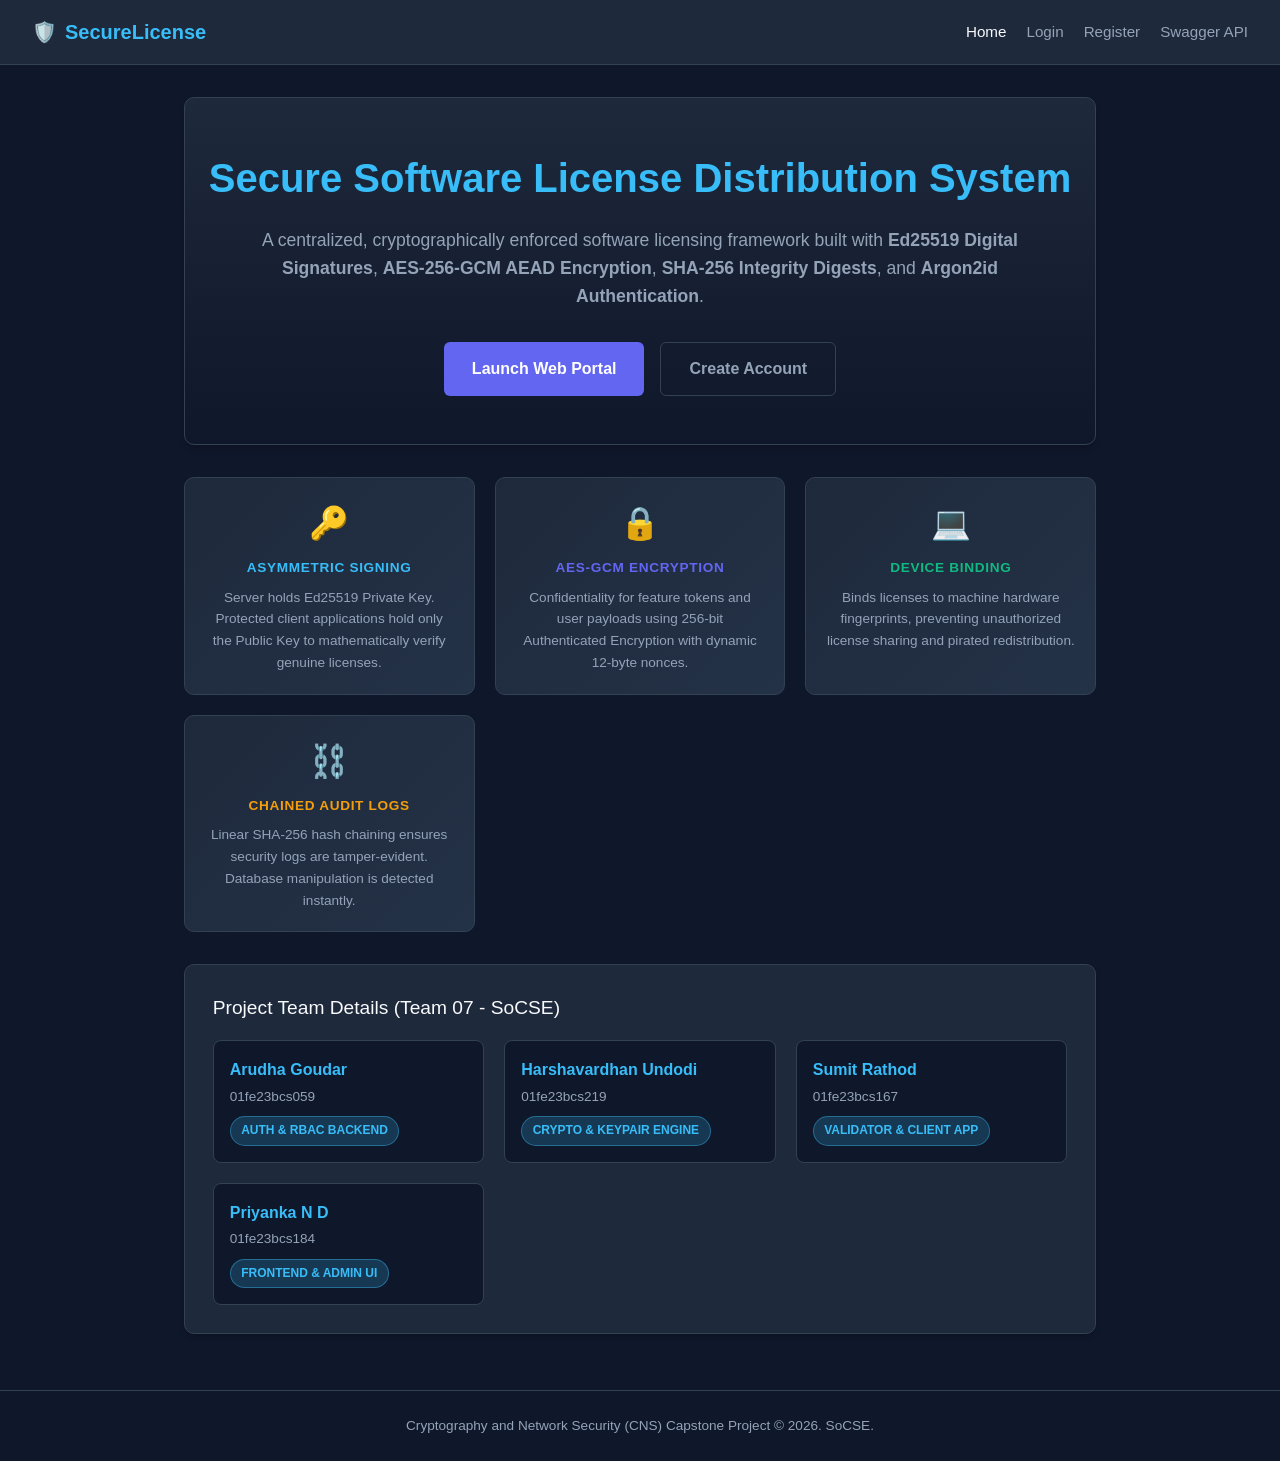
<file: frontend/index.html>
<!DOCTYPE html>
<html lang="en">
<head>
    <meta charset="UTF-8">
    <meta name="viewport" content="width=device-width, initial-scale=1.0">
    <title>Secure Software License Distribution System | CNS Project</title>
    <link rel="stylesheet" href="css/style.css">
</head>
<body>
    <nav class="navbar">
        <a href="index.html" class="brand">
            <span style="color:#6366f1;">🛡️</span> SecureLicense
        </a>
        <div class="nav-links">
            <a href="index.html" class="active">Home</a>
            <a href="login.html">Login</a>
            <a href="register.html">Register</a>
            <a href="/docs" target="_blank">Swagger API</a>
        </div>
    </nav>

    <div class="container">
        <div class="card" style="text-align: center; padding: 3rem 1.5rem; background: linear-gradient(180deg, #1e293b 0%, #0f172a 100%);">
            <h1 style="font-size: 2.5rem; margin-bottom: 1rem; color: #38bdf8;">Secure Software License Distribution System</h1>
            <p style="font-size: 1.1rem; color: #94a3b8; max-width: 800px; margin: 0 auto 2rem;">
                A centralized, cryptographically enforced software licensing framework built with 
                <strong>Ed25519 Digital Signatures</strong>, <strong>AES-256-GCM AEAD Encryption</strong>, 
                <strong>SHA-256 Integrity Digests</strong>, and <strong>Argon2id Authentication</strong>.
            </p>
            <div style="display: flex; gap: 1rem; justify-content: center; flex-wrap: wrap;">
                <a href="login.html" class="btn btn-primary" style="padding: 0.8rem 1.75rem; font-size: 1rem;">Launch Web Portal</a>
                <a href="register.html" class="btn btn-outline" style="padding: 0.8rem 1.75rem; font-size: 1rem;">Create Account</a>
            </div>
        </div>

        <div class="grid-4" style="margin-top: 2rem;">
            <div class="metric-box">
                <div style="font-size: 2rem; margin-bottom: 0.5rem;">🔑</div>
                <div class="metric-label" style="color: #38bdf8; font-weight: bold;">Asymmetric Signing</div>
                <p style="font-size: 0.85rem; color: #94a3b8; margin-top: 0.5rem;">
                    Server holds Ed25519 Private Key. Protected client applications hold only the Public Key to mathematically verify genuine licenses.
                </p>
            </div>
            <div class="metric-box">
                <div style="font-size: 2rem; margin-bottom: 0.5rem;">🔒</div>
                <div class="metric-label" style="color: #6366f1; font-weight: bold;">AES-GCM Encryption</div>
                <p style="font-size: 0.85rem; color: #94a3b8; margin-top: 0.5rem;">
                    Confidentiality for feature tokens and user payloads using 256-bit Authenticated Encryption with dynamic 12-byte nonces.
                </p>
            </div>
            <div class="metric-box">
                <div style="font-size: 2rem; margin-bottom: 0.5rem;">💻</div>
                <div class="metric-label" style="color: #10b981; font-weight: bold;">Device Binding</div>
                <p style="font-size: 0.85rem; color: #94a3b8; margin-top: 0.5rem;">
                    Binds licenses to machine hardware fingerprints, preventing unauthorized license sharing and pirated redistribution.
                </p>
            </div>
            <div class="metric-box">
                <div style="font-size: 2rem; margin-bottom: 0.5rem;">⛓️</div>
                <div class="metric-label" style="color: #f59e0b; font-weight: bold;">Chained Audit Logs</div>
                <p style="font-size: 0.85rem; color: #94a3b8; margin-top: 0.5rem;">
                    Linear SHA-256 hash chaining ensures security logs are tamper-evident. Database manipulation is detected instantly.
                </p>
            </div>
        </div>

        <div class="card" style="margin-top: 2rem;">
            <div class="card-title">Project Team Details (Team 07 - SoCSE)</div>
            <div class="grid-4" style="margin-top: 1rem;">
                <div style="background: var(--bg-primary); padding: 1rem; border-radius: 8px; border: 1px solid var(--border);">
                    <strong style="color: #38bdf8;">Arudha Goudar</strong><br>
                    <span style="font-size: 0.85rem; color: #94a3b8;">01fe23bcs059</span><br>
                    <span class="badge badge-info" style="margin-top: 0.5rem;">Auth & RBAC Backend</span>
                </div>
                <div style="background: var(--bg-primary); padding: 1rem; border-radius: 8px; border: 1px solid var(--border);">
                    <strong style="color: #38bdf8;">Harshavardhan Undodi</strong><br>
                    <span style="font-size: 0.85rem; color: #94a3b8;">01fe23bcs219</span><br>
                    <span class="badge badge-info" style="margin-top: 0.5rem;">Crypto & Keypair Engine</span>
                </div>
                <div style="background: var(--bg-primary); padding: 1rem; border-radius: 8px; border: 1px solid var(--border);">
                    <strong style="color: #38bdf8;">Sumit Rathod</strong><br>
                    <span style="font-size: 0.85rem; color: #94a3b8;">01fe23bcs167</span><br>
                    <span class="badge badge-info" style="margin-top: 0.5rem;">Validator & Client App</span>
                </div>
                <div style="background: var(--bg-primary); padding: 1rem; border-radius: 8px; border: 1px solid var(--border);">
                    <strong style="color: #38bdf8;">Priyanka N D</strong><br>
                    <span style="font-size: 0.85rem; color: #94a3b8;">01fe23bcs184</span><br>
                    <span class="badge badge-info" style="margin-top: 0.5rem;">Frontend & Admin UI</span>
                </div>
            </div>
        </div>
    </div>

    <footer>
        Cryptography and Network Security (CNS) Capstone Project &copy; 2026. SoCSE.
    </footer>
</body>
</html>
</file>
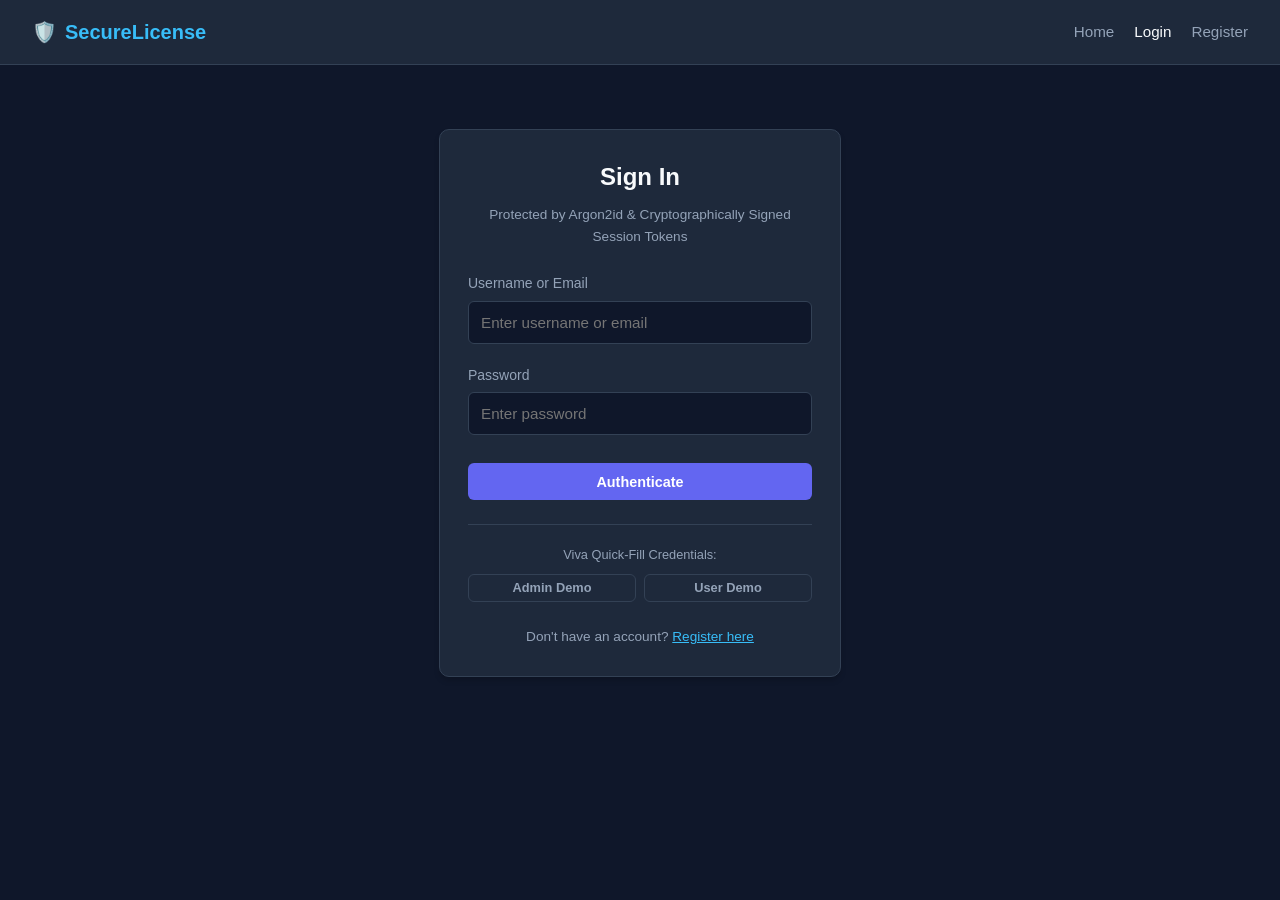
<file: frontend/login.html>
<!DOCTYPE html>
<html lang="en">
<head>
    <meta charset="UTF-8">
    <meta name="viewport" content="width=device-width, initial-scale=1.0">
    <title>Login | Secure Software License Distribution System</title>
    <link rel="stylesheet" href="css/style.css">
</head>
<body>
    <nav class="navbar">
        <a href="index.html" class="brand">
            <span style="color:#6366f1;">🛡️</span> SecureLicense
        </a>
        <div class="nav-links">
            <a href="index.html">Home</a>
            <a href="login.html" class="active">Login</a>
            <a href="register.html">Register</a>
        </div>
    </nav>

    <div class="container" style="max-width: 450px; margin-top: 4rem;">
        <div class="card">
            <h2 style="font-size: 1.5rem; margin-bottom: 0.5rem; text-align: center;">Sign In</h2>
            <p style="color: var(--text-secondary); font-size: 0.85rem; text-align: center; margin-bottom: 1.5rem;">
                Protected by Argon2id & Cryptographically Signed Session Tokens
            </p>

            <div id="login-alert" class="alert"></div>

            <form id="login-form">
                <div class="form-group">
                    <label for="username">Username or Email</label>
                    <input type="text" id="username" class="form-control" required placeholder="Enter username or email" autocomplete="username">
                </div>

                <div class="form-group">
                    <label for="password">Password</label>
                    <input type="password" id="password" class="form-control" required placeholder="Enter password" autocomplete="current-password">
                </div>

                <button type="submit" class="btn btn-primary" style="width: 100%; margin-top: 0.5rem;">
                    Authenticate
                </button>
            </form>

            <div style="margin-top: 1.5rem; padding-top: 1.25rem; border-top: 1px solid var(--border);">
                <div style="font-size: 0.8rem; color: var(--text-secondary); margin-bottom: 0.5rem; text-align: center;">
                    Viva Quick-Fill Credentials:
                </div>
                <div style="display: flex; gap: 0.5rem;">
                    <button type="button" class="btn btn-outline btn-sm" style="flex: 1;" onclick="fillDemo('admin', 'Admin@123456')">
                        Admin Demo
                    </button>
                    <button type="button" class="btn btn-outline btn-sm" style="flex: 1;" onclick="fillDemo('testuser', 'User@123456')">
                        User Demo
                    </button>
                </div>
            </div>

            <p style="text-align: center; margin-top: 1.5rem; font-size: 0.85rem; color: var(--text-secondary);">
                Don't have an account? <a href="register.html" style="color: var(--accent-blue);">Register here</a>
            </p>
        </div>
    </div>

    <script src="js/api.js"></script>
    <script>
        function fillDemo(username, password) {
            document.getElementById('username').value = username;
            document.getElementById('password').value = password;
        }

        document.getElementById('login-form').addEventListener('submit', async (e) => {
            e.preventDefault();
            const alertEl = document.getElementById('login-alert');
            alertEl.style.display = 'none';

            const username = document.getElementById('username').value.trim();
            const password = document.getElementById('password').value;

            try {
                const res = await apiRequest('/auth/login', {
                    method: 'POST',
                    body: JSON.stringify({ username, password })
                });

                Auth.setToken(res.access_token);
                Auth.setUser({
                    username: res.username,
                    role: res.role
                });

                showAlert('login-alert', `Authentication successful! Redirecting as ${res.role}...`, false);

                setTimeout(() => {
                    if (res.role === 'ADMIN') {
                        window.location.href = 'admin.html';
                    } else {
                        window.location.href = 'dashboard.html';
                    }
                }, 800);
            } catch (err) {
                showAlert('login-alert', err.message || 'Login failed. Invalid credentials.');
            }
        });
    </script>
</body>
</html>
</file>
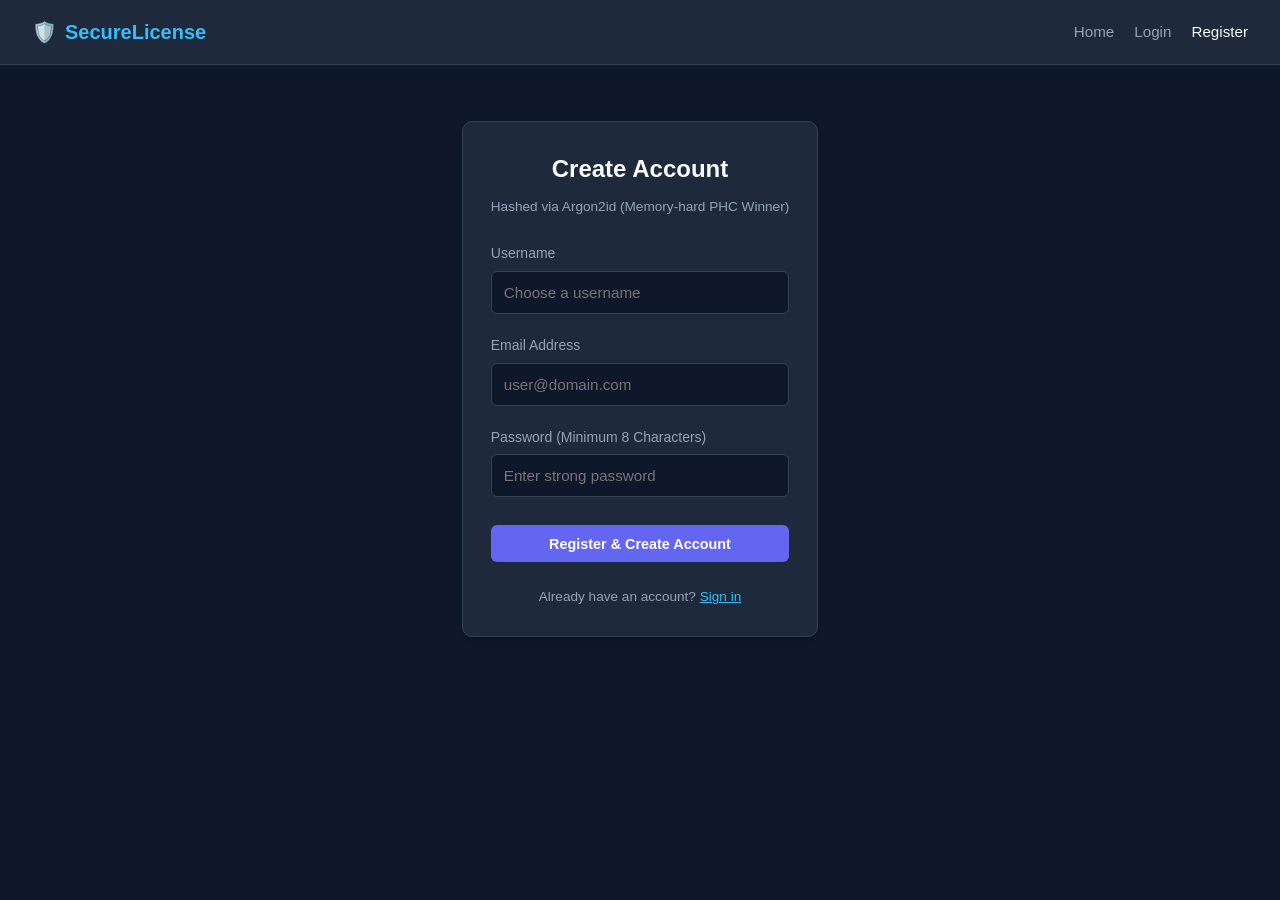
<file: frontend/register.html>
<!DOCTYPE html>
<html lang="en">
<head>
    <meta charset="UTF-8">
    <meta name="viewport" content="width=device-width, initial-scale=1.0">
    <title>Register | Secure Software License Distribution System</title>
    <link rel="stylesheet" href="css/style.css">
</head>
<body>
    <nav class="navbar">
        <a href="index.html" class="brand">
            <span style="color:#6366f1;">🛡️</span> SecureLicense
        </a>
        <div class="nav-links">
            <a href="index.html">Home</a>
            <a href="login.html">Login</a>
            <a href="register.html" class="active">Register</a>
        </div>
    </nav>

    <div class="container" style="max-width: 480px; margin-top: 3.5rem;">
        <div class="card">
            <h2 style="font-size: 1.5rem; margin-bottom: 0.5rem; text-align: center;">Create Account</h2>
            <p style="color: var(--text-secondary); font-size: 0.85rem; text-align: center; margin-bottom: 1.5rem;">
                Hashed via Argon2id (Memory-hard PHC Winner)
            </p>

            <div id="reg-alert" class="alert"></div>

            <form id="register-form">
                <div class="form-group">
                    <label for="username">Username</label>
                    <input type="text" id="username" class="form-control" required minlength="3" placeholder="Choose a username" autocomplete="username">
                </div>

                <div class="form-group">
                    <label for="email">Email Address</label>
                    <input type="email" id="email" class="form-control" required placeholder="user@domain.com" autocomplete="email">
                </div>

                <div class="form-group">
                    <label for="password">Password (Minimum 8 Characters)</label>
                    <input type="password" id="password" class="form-control" required minlength="8" placeholder="Enter strong password" autocomplete="new-password">
                </div>

                <button type="submit" class="btn btn-primary" style="width: 100%; margin-top: 0.5rem;">
                    Register & Create Account
                </button>
            </form>

            <p style="text-align: center; margin-top: 1.5rem; font-size: 0.85rem; color: var(--text-secondary);">
                Already have an account? <a href="login.html" style="color: var(--accent-blue);">Sign in</a>
            </p>
        </div>
    </div>

    <script src="js/api.js"></script>
    <script>
        document.getElementById('register-form').addEventListener('submit', async (e) => {
            e.preventDefault();
            const alertEl = document.getElementById('reg-alert');
            alertEl.style.display = 'none';

            const username = document.getElementById('username').value.trim();
            const email = document.getElementById('email').value.trim();
            const password = document.getElementById('password').value;

            try {
                const res = await apiRequest('/auth/register', {
                    method: 'POST',
                    body: JSON.stringify({ username, email, password })
                });

                showAlert('reg-alert', `Account '${res.username}' registered successfully! Redirecting to login...`, false);
                setTimeout(() => {
                    window.location.href = 'login.html';
                }, 1200);
            } catch (err) {
                showAlert('reg-alert', err.message || 'Registration failed.');
            }
        });
    </script>
</body>
</html>
</file>
<file: frontend/css/style.css>
/* 
 * Secure Software License Distribution System - Theme Styling
 * Responsive, modern cybersecurity UI theme.
 */

:root {
    --bg-primary: #0f172a;
    --bg-secondary: #1e293b;
    --bg-card: #243247;
    --text-primary: #f8fafc;
    --text-secondary: #94a3b8;
    --accent-blue: #38bdf8;
    --accent-indigo: #6366f1;
    --success: #10b981;
    --warning: #f59e0b;
    --danger: #ef4444;
    --border: #334155;
    --radius: 10px;
}

* {
    margin: 0;
    padding: 0;
    box-sizing: border-box;
    font-family: -apple-system, BlinkMacSystemFont, "Segoe UI", Roboto, Oxygen, Ubuntu, Cantarell, sans-serif;
}

body {
    background-color: var(--bg-primary);
    color: var(--text-primary);
    line-height: 1.6;
    min-height: 100vh;
    display: flex;
    flex-direction: column;
}

/* Navigation Bar */
.navbar {
    background-color: var(--bg-secondary);
    border-bottom: 1px solid var(--border);
    padding: 1rem 2rem;
    display: flex;
    justify-content: space-between;
    align-items: center;
}

.navbar .brand {
    font-size: 1.25rem;
    font-weight: 700;
    color: var(--accent-blue);
    text-decoration: none;
    display: flex;
    align-items: center;
    gap: 0.5rem;
}

.navbar .nav-links {
    display: flex;
    align-items: center;
    gap: 1.25rem;
}

.navbar .nav-links a {
    color: var(--text-secondary);
    text-decoration: none;
    font-size: 0.95rem;
    transition: color 0.2s;
}

.navbar .nav-links a:hover,
.navbar .nav-links a.active {
    color: var(--text-primary);
}

/* Containers */
.container {
    max-width: 1200px;
    margin: 2rem auto;
    padding: 0 1.5rem;
    flex: 1;
}

/* Card Components */
.card {
    background-color: var(--bg-secondary);
    border: 1px solid var(--border);
    border-radius: var(--radius);
    padding: 1.75rem;
    margin-bottom: 1.5rem;
    box-shadow: 0 4px 6px -1px rgba(0, 0, 0, 0.2);
}

.card-title {
    font-size: 1.2rem;
    margin-bottom: 1rem;
    color: var(--text-primary);
    display: flex;
    justify-content: space-between;
    align-items: center;
}

/* Grid Layouts */
.grid-2 {
    display: grid;
    grid-template-columns: repeat(auto-fit, minmax(300px, 1fr));
    gap: 1.5rem;
}

.grid-4 {
    display: grid;
    grid-template-columns: repeat(auto-fit, minmax(220px, 1fr));
    gap: 1.25rem;
}

/* Metric / Stat Widget */
.metric-box {
    background: linear-gradient(135deg, var(--bg-secondary) 0%, var(--bg-card) 100%);
    border: 1px solid var(--border);
    border-radius: var(--radius);
    padding: 1.25rem;
    text-align: center;
}

.metric-value {
    font-size: 2.2rem;
    font-weight: 800;
    color: var(--accent-blue);
    margin: 0.25rem 0;
}

.metric-label {
    font-size: 0.85rem;
    text-transform: uppercase;
    letter-spacing: 0.05em;
    color: var(--text-secondary);
}

/* Buttons */
.btn {
    display: inline-flex;
    align-items: center;
    justify-content: center;
    gap: 0.5rem;
    background-color: var(--accent-indigo);
    color: #fff;
    padding: 0.65rem 1.25rem;
    font-size: 0.9rem;
    font-weight: 600;
    border: none;
    border-radius: 6px;
    cursor: pointer;
    text-decoration: none;
    transition: background 0.2s, transform 0.1s;
}

.btn:hover {
    background-color: #4f46e5;
    transform: translateY(-1px);
}

.btn-primary { background-color: var(--accent-indigo); }
.btn-success { background-color: var(--success); }
.btn-success:hover { background-color: #059669; }
.btn-danger { background-color: var(--danger); }
.btn-danger:hover { background-color: #dc2626; }
.btn-outline {
    background-color: transparent;
    border: 1px solid var(--border);
    color: var(--text-secondary);
}
.btn-outline:hover {
    border-color: var(--text-primary);
    color: var(--text-primary);
}
.btn-sm {
    padding: 0.35rem 0.75rem;
    font-size: 0.8rem;
}

/* Forms */
.form-group {
    margin-bottom: 1.25rem;
}

.form-group label {
    display: block;
    margin-bottom: 0.4rem;
    font-size: 0.875rem;
    font-weight: 500;
    color: var(--text-secondary);
}

.form-control {
    width: 100%;
    padding: 0.75rem;
    background-color: var(--bg-primary);
    border: 1px solid var(--border);
    border-radius: 6px;
    color: var(--text-primary);
    font-size: 0.95rem;
}

.form-control:focus {
    outline: none;
    border-color: var(--accent-blue);
}

/* Status Badges */
.badge {
    display: inline-block;
    padding: 0.25rem 0.65rem;
    border-radius: 9999px;
    font-size: 0.75rem;
    font-weight: 700;
    text-transform: uppercase;
}

.badge-active { background-color: rgba(16, 185, 129, 0.2); color: #34d399; border: 1px solid rgba(16, 185, 129, 0.4); }
.badge-expired { background-color: rgba(245, 158, 11, 0.2); color: #fbbf24; border: 1px solid rgba(245, 158, 11, 0.4); }
.badge-revoked { background-color: rgba(239, 68, 68, 0.2); color: #f87171; border: 1px solid rgba(239, 68, 68, 0.4); }
.badge-info { background-color: rgba(56, 189, 248, 0.2); color: #38bdf8; border: 1px solid rgba(56, 189, 248, 0.4); }

/* Tables */
.table-responsive {
    overflow-x: auto;
}

table {
    width: 100%;
    border-collapse: collapse;
    margin-top: 0.75rem;
    font-size: 0.9rem;
}

th, td {
    padding: 0.85rem 1rem;
    text-align: left;
    border-bottom: 1px solid var(--border);
}

th {
    background-color: var(--bg-card);
    color: var(--text-secondary);
    font-weight: 600;
    font-size: 0.8rem;
    text-transform: uppercase;
    letter-spacing: 0.05em;
}

tbody tr:hover {
    background-color: rgba(255, 255, 255, 0.02);
}

/* Modals */
.modal-overlay {
    position: fixed;
    top: 0;
    left: 0;
    width: 100%;
    height: 100%;
    background-color: rgba(0, 0, 0, 0.75);
    display: flex;
    align-items: center;
    justify-content: center;
    z-index: 1000;
    visibility: hidden;
    opacity: 0;
    transition: opacity 0.2s, visibility 0.2s;
}

.modal-overlay.active {
    visibility: visible;
    opacity: 1;
}

.modal-content {
    background-color: var(--bg-secondary);
    border: 1px solid var(--border);
    border-radius: var(--radius);
    padding: 2rem;
    max-width: 520px;
    width: 90%;
    box-shadow: 0 20px 25px -5px rgba(0, 0, 0, 0.5);
}

/* Alerts */
.alert {
    padding: 0.85rem 1.25rem;
    border-radius: 6px;
    margin-bottom: 1.25rem;
    font-size: 0.9rem;
    display: none;
}

.alert-success { background-color: rgba(16, 185, 129, 0.15); border: 1px solid var(--success); color: #6ee7b7; }
.alert-error { background-color: rgba(239, 68, 68, 0.15); border: 1px solid var(--danger); color: #fca5a5; }

/* Footer */
footer {
    text-align: center;
    padding: 1.5rem;
    border-top: 1px solid var(--border);
    color: var(--text-secondary);
    font-size: 0.85rem;
    margin-top: auto;
}
</file>
